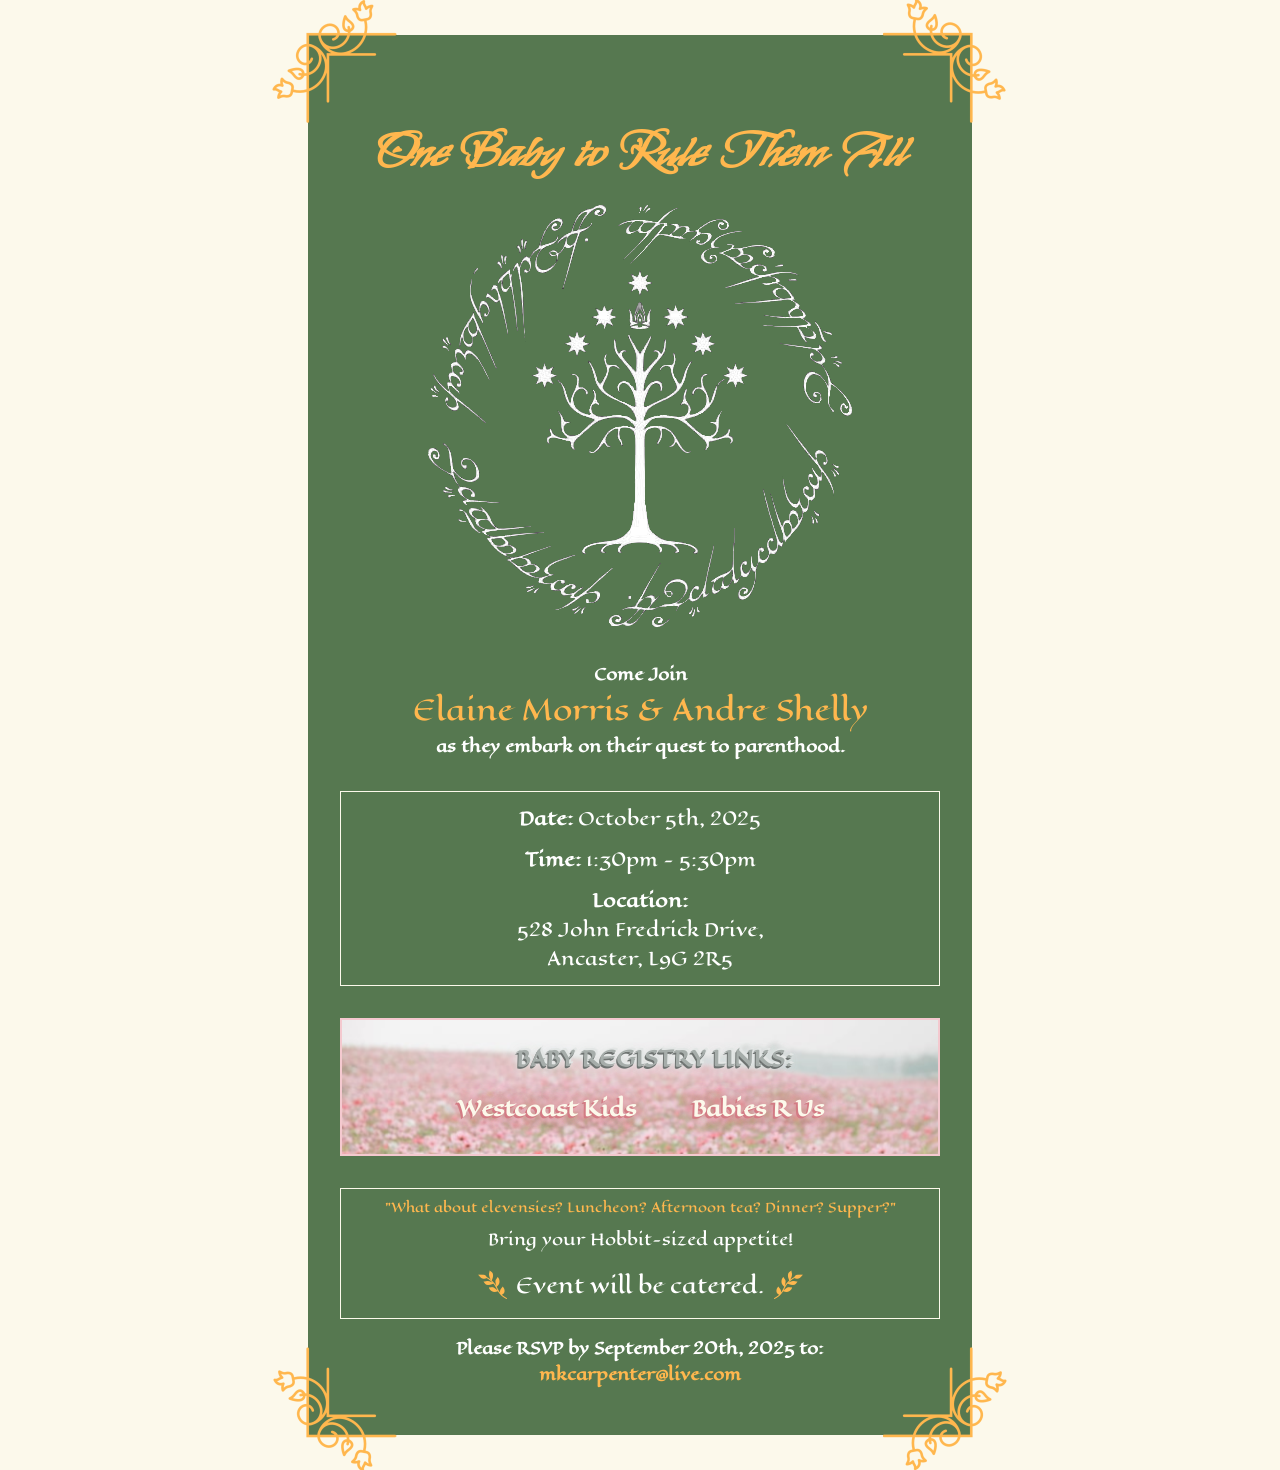
<file: index.html>
<!DOCTYPE html>
<html lang="en">
<head>
  <meta charset="UTF-8" />
  <meta name="viewport" content="width=device-width, initial-scale=1.0"/>
  <title>Baby Shower Invitation</title>
  <link href="https://fonts.googleapis.com/css2?family=Eagle+Lake&family=My+Soul&display=swap" rel="stylesheet">
  <link href="styles.css" rel="stylesheet">
</head>
<body>
  <div class="card">

    <h1>One Baby to Rule Them All</h1>

    <img src="./gondor-tree.png">

    <div class="quest-intro">
      <p><strong>Come Join</strong></p>
      <p class="name-style">Elaine Morris & Andre Shelly</p>
      <p><strong>as they embark on their quest to parenthood.</strong></p>
    </div>

    <div class="details">
      <p><strong>Date: </strong>October 5th, 2025</p>
      <p><strong>Time: </strong>1:30pm - 5:30pm</p>
      <p><strong>Location: </strong><br>528 John Fredrick Drive,<br>Ancaster, L9G 2R5</p>
    </div>

    <!-- <div class="footer">
      <h2>BABY REGISTRIES:</h2>
      <div class="registry-links-container">
        <div class="registry-link">
          <a href="https://www.westcoastkids.ca/babyregistry/view/index/id/168UWF/"><img src="./westcoast-kids.png" alt="Westcoast Kids"></a>
        </div>

        <div class="registry-link">
          <a href="https://www.babiesrus.ca/en/babyregistry-account?registryNumber=62313734"><img src="./babies-r-us.png" alt="Babies R Us"></a>
        </div>
      </div>
    </div> -->


    <div class="footer">
      <h2 style="flex-basis: 100%;">BABY REGISTRY LINKS:</h2>
        <a href="https://www.westcoastkids.ca/babyregistry/view/index/id/168UWF/">Westcoast Kids</a>
        <a href="https://www.babiesrus.ca/en/babyregistry-account?registryNumber=62313734">Babies R Us</a>
    </div>

    <!-- <div class="footer">
      <h2>BABY REGISTRY LINKS:</h2>

      <div class="registry-links-container">
        <div class="registry-link">
          <a href="https://www.westcoastkids.ca/babyregistry/view/index/id/168UWF/"><img src="./westcoast-kids.png" alt="Westcoast Kids"></a>
        </div>

        <div class="registry-link">
          <a href="https://www.babiesrus.ca/en/babyregistry-account?registryNumber=62313734"><img src="./babies-r-us.png" alt="Babies R Us"></a>
        </div>
      </div>
    </div> -->

    <div class="food-truck-container">
      <p class="pippin-quote">"What about elevensies? Luncheon? Afternoon tea? Dinner? Supper?"</p>
      <p>Bring your Hobbit-sized appetite!</p>
      <div class="event-catered-container">
        <img src="./gold-leaf.png" class="flipped">
        <p> Event will be catered.</p>
        <img src="./gold-leaf.png">
      </div>

    </div>

    <div style="margin-top: 0;"  class="rsvp">
      <p>
        Please RSVP by September 20th, 2025 to:<br>
        <a href="mailto:mkcarpenter@live.com">mkcarpenter@live.com</a>
      </p>
    </div>

  </div>
</body>
</html>
</file>
<file: styles.css>
:root {
    --secondary: #FCF9EB;
    --primary: #567850;
    --text-dark: #ffffff;
    --gold-colour: #ffb74e;
    --glowing-gold: #fec205;
    --glowing-red: #e83409;
    --glowing-orange: #fc590b;
    --orange-text: #ff8421;
}

body {
    margin: 0;
    padding: 2.2rem;
    font-family: 'Quicksand', sans-serif;
    background: var(--secondary);
    display: flex;
    justify-content: center;
    align-items: center;
    min-height: 100vh;
    color: var(--text-dark);
}

h1 {
    font-family: 'My Soul', cursive;
    font-size: 3rem;
    color: var(--gold-colour);
    margin-bottom: 0.5rem;
    padding: 1.25rem 1rem 0 1rem;
}

h2 {
    font-family: 'Eagle Lake', serif;
    font-size: 1.3rem;
    padding: 0;
    margin: 0 0 .5rem 1.8rem;

    /* Plain Styling */
    /* color: var(--primary);
    text-shadow: -.1rem .1rem 0 var(--gold-colour); */

    /* Pink Flower Styling: */
    color: #f6a5ad;
    text-shadow: -.1rem .1rem 0 #d37b84, .1rem -.1rem 0 #e3e6e5, 0 0 .25rem #e3e6e5, 0 0 .5rem #e3e6e5, 0 0 1rem #e3e6e5;

    /* Pink Flower Darker: */
    color: #a6adaa;
    text-shadow: -.1rem .1rem 0 #6e7371, .1rem -.1rem 0 #e3e6e5, 0 0 .25rem #e3e6e5, 0 0 .5rem #e3e6e5, 0 0 1rem #e3e6e5;
}

p {
    font-family: 'Eagle Lake', serif;
}

a {
    color: var(--gold-colour);
    text-decoration: none;
}

a:hover {
    text-decoration: underline;
}

.card {
    background: var(--primary);
    max-width: 600px;
    text-align: center;
    animation: fadeIn 2s ease-out;
    border: 2rem solid transparent;
    border-image: url(./vine-border-gold.png) 50% round;
    border-image-outset: 2.45rem;
    border-image-width: 8rem;
}

.quest-intro {
    margin: 1rem 0 2rem 0;
}

.quest-intro p {
    margin: 0px;
}

.name-style {
    font-family: 'Eagle Lake', serif;
    font-size: 1.75rem;
    color: var(--gold-colour);
}

.details {
    border: .1rem solid var(--secondary);
    margin: 2rem 0 2rem 0;
}

.details p {
    margin: 0.75rem 0;
    font-size: 1.1rem;
}

.rsvp {
    margin-top: 2rem;
    font-weight: 600;
}

.registry-links-container {
    margin-top: 1rem;
    font-size: 0.95rem;
    color: var(--text-dark);
    display: flex;
    justify-content: center;
}

.registry-link {
    background-color: #ffffff;
    align-content: center;
    margin: 0 2rem;
    padding: .1rem .5rem;
    border: .1rem solid #f4c9cf;
}

.footer {
    margin: 2rem 0;
    display: flex;
    flex-wrap: wrap;
    justify-content: center;

    /* Pink Flower Styling */
    padding: 1.3rem 0;
    background-image: url(./light_flowers.png);
    background-size: cover;
    background-repeat: no-repeat;
    border: .15rem solid #f4c9cf;

    /* Evil Styling: */
    /* padding: 1rem 0; */
    /* background-image: url(./lava-background.jpg);
    background-size: cover;
    background-repeat: no-repeat;
    border: .15rem solid #000; */
}

.footer img {
    max-width: 8rem;
}

.footer a {
    /* Remove all for icon styling */
    padding: .5rem .75rem;
    margin: 0 1rem;
    font-size: 1.3rem;
    font-weight: bold;
    font-family: 'Eagle Lake', serif;

    /* Pastel Shire Styling: */
    /* color: var(--secondary); */
    /* text-shadow: -.1rem .1rem 0 var(--gold-colour); */
    /* text-shadow: -.1rem .1rem .1rem var(--gold-colour), .1rem -.1rem .1rem var(--gold-colour); */

    /* Pink Flower Field Styling */
    color: var(--secondary);
    text-shadow: -.1rem .1rem 0 #d37b84, 0 0 .8rem #e0a3a9, 0 0 1.25rem #d37b84, 0 0 1.5rem #d37b84;

}

.food-truck-container {
    border: .1rem solid var(--secondary);
}

.food-truck-container p {
    margin: .5rem;
}

.event-catered-container {
    font-size: 1.3rem;
    display: flex;
    justify-content: center;
    align-items: center;
    margin-bottom: .5rem;
}

.event-catered-container img {
    max-width: 2rem;
}

.flipped {
    transform: scaleX(-1);
}

.pippin-quote {
    color: var(--gold-colour);
    font-size: .8rem;
    margin-bottom: 0;
}

@keyframes fadeIn {
    from { opacity: 0; transform: translateY(20px); }
    to { opacity: 1; transform: translateY(0); }
}

@media (max-width: 500px) {
    h1 {
    font-size: 2rem;
    padding: 0rem;
    }

    h2 {
        margin: 0 0 .5rem 0;
    }

    .details p {
    font-size: 1rem;
    }

    body {
        padding: 1rem;
    }

    .card {
        max-width: 95%;
        border: 1rem solid transparent;
        border-image: url(./vine-border-gold.png) 50% round;
        border-image-outset: .9rem;
        border-image-width: 3rem;
    }

    .card img {
        max-width: 90%;
    }

    .event-catered-container img {
        max-height: 2rem;
    }
}
</file>
